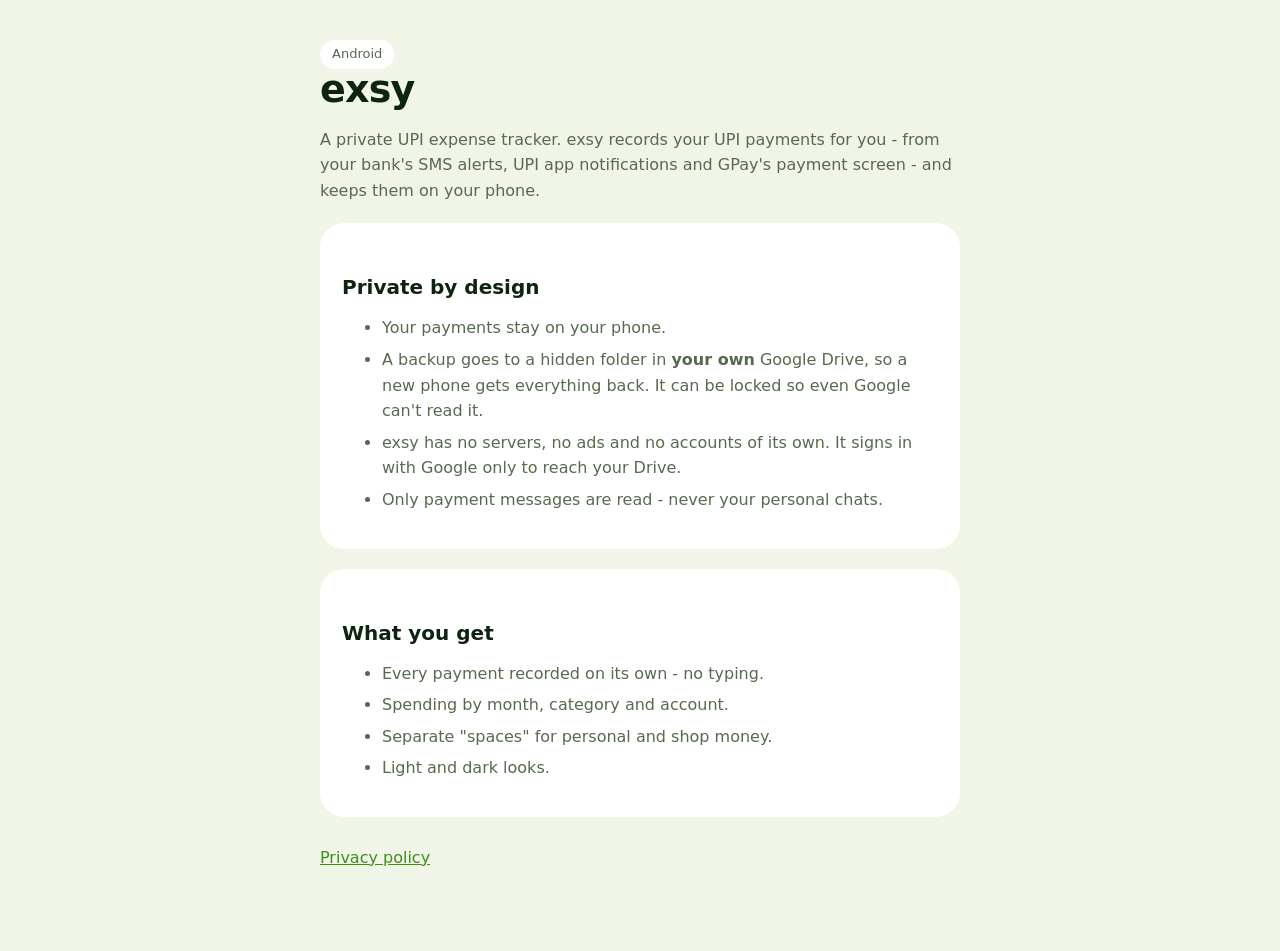
<file: index.html>
<!doctype html>
<html lang="en"><head><meta charset="utf-8"><meta name="viewport" content="width=device-width,initial-scale=1">
<title>exsy - a private UPI expense tracker</title>
<meta name="description" content="exsy records your UPI payments on your own phone and backs them up to your own Google Drive. No exsy servers.">
<link rel="stylesheet" href="style.css"></head>
<body><main>
<span class="tag">Android</span>
<h1>exsy</h1>
<p>A private UPI expense tracker. exsy records your UPI payments for you - from your bank's SMS alerts, UPI app notifications and GPay's payment screen - and keeps them on your phone.</p>
<div class="card">
<h2>Private by design</h2>
<ul>
<li>Your payments stay on your phone.</li>
<li>A backup goes to a hidden folder in <b>your own</b> Google Drive, so a new phone gets everything back. It can be locked so even Google can't read it.</li>
<li>exsy has no servers, no ads and no accounts of its own. It signs in with Google only to reach your Drive.</li>
<li>Only payment messages are read - never your personal chats.</li>
</ul></div>
<div class="card">
<h2>What you get</h2>
<ul>
<li>Every payment recorded on its own - no typing.</li>
<li>Spending by month, category and account.</li>
<li>Separate "spaces" for personal and shop money.</li>
<li>Light and dark looks.</li>
</ul></div>
<p style="margin-top:28px"><a href="privacy.html">Privacy policy</a></p>
</main></body></html>
</file>
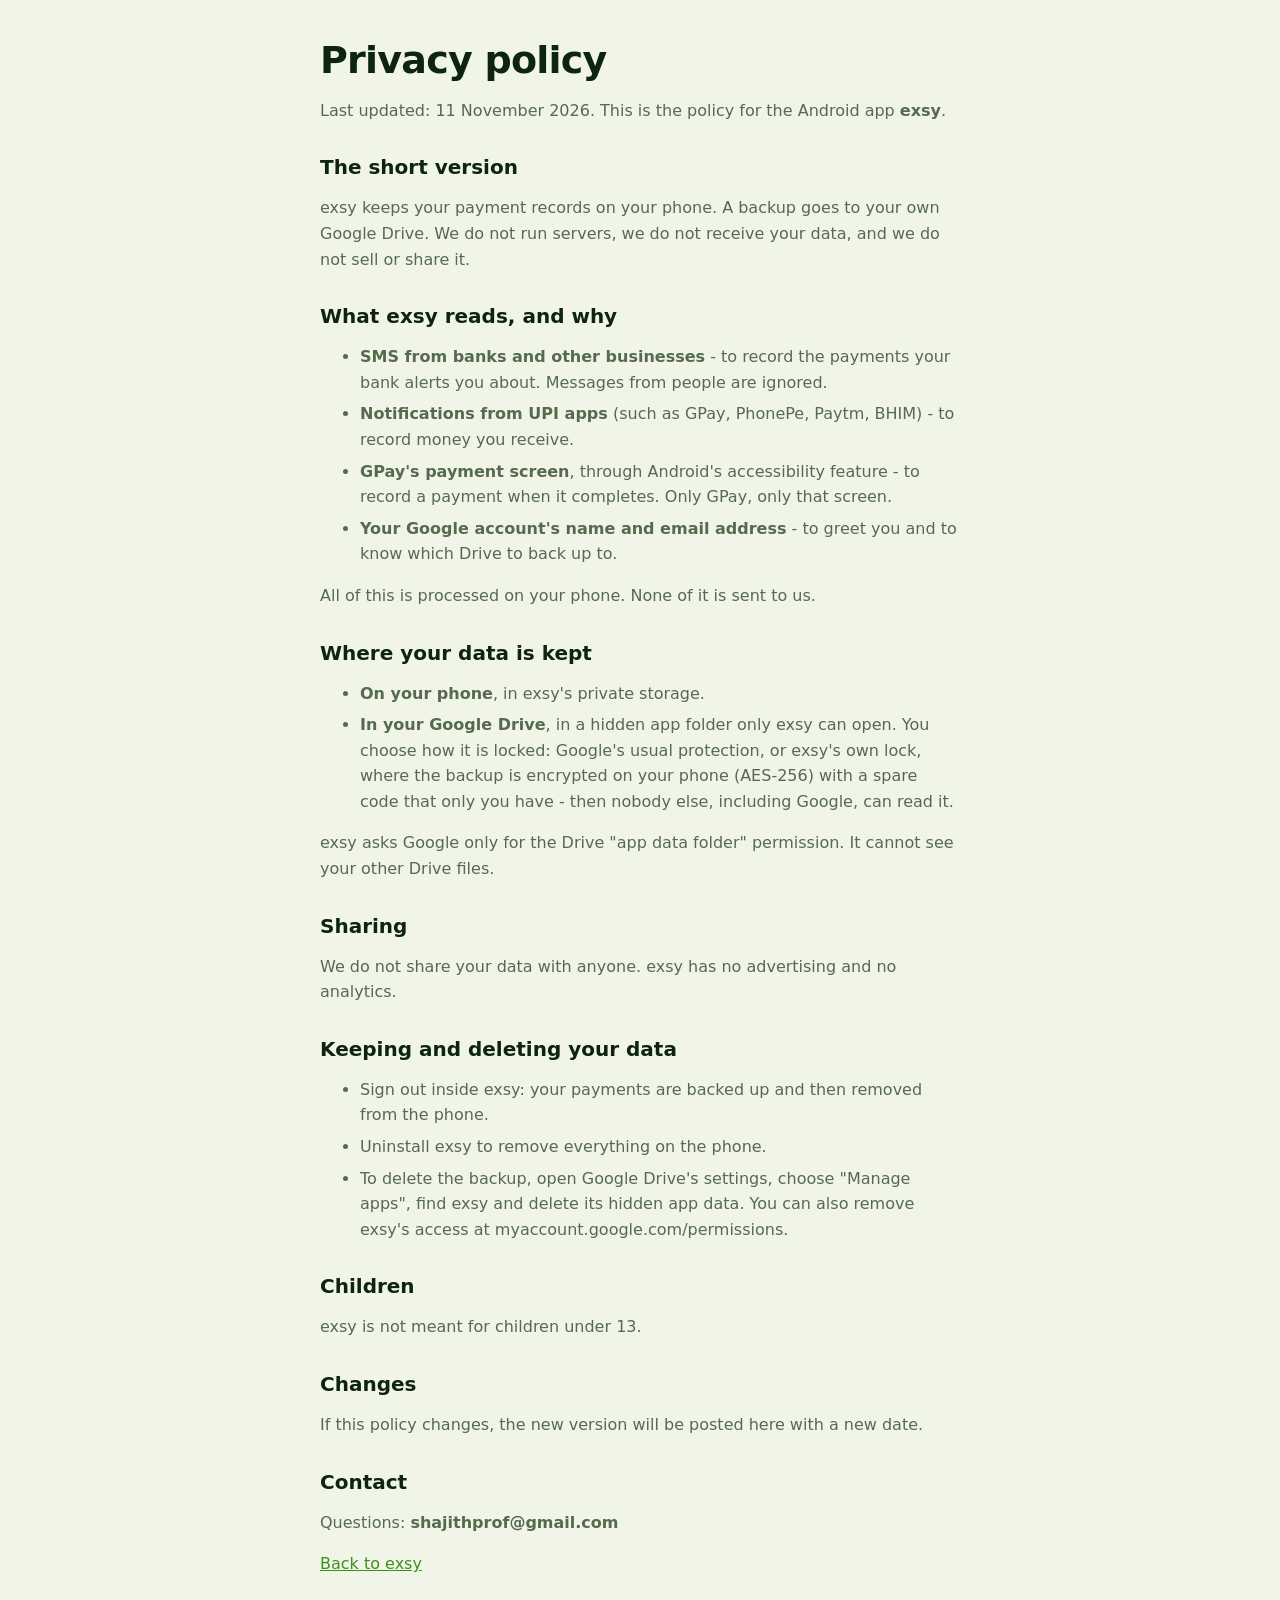
<file: privacy.html>
<!doctype html>
<html lang="en"><head><meta charset="utf-8"><meta name="viewport" content="width=device-width,initial-scale=1">
<title>exsy - privacy policy</title><link rel="stylesheet" href="style.css"></head>
<body><main>
<h1>Privacy policy</h1>
<p>Last updated: 11 November 2026. This is the policy for the Android app <b>exsy</b>.</p>

<h2>The short version</h2>
<p>exsy keeps your payment records on your phone. A backup goes to your own Google Drive. We do not run servers, we do not receive your data, and we do not sell or share it.</p>

<h2>What exsy reads, and why</h2>
<ul>
<li><b>SMS from banks and other businesses</b> - to record the payments your bank alerts you about. Messages from people are ignored.</li>
<li><b>Notifications from UPI apps</b> (such as GPay, PhonePe, Paytm, BHIM) - to record money you receive.</li>
<li><b>GPay's payment screen</b>, through Android's accessibility feature - to record a payment when it completes. Only GPay, only that screen.</li>
<li><b>Your Google account's name and email address</b> - to greet you and to know which Drive to back up to.</li>
</ul>
<p>All of this is processed on your phone. None of it is sent to us.</p>

<h2>Where your data is kept</h2>
<ul>
<li><b>On your phone</b>, in exsy's private storage.</li>
<li><b>In your Google Drive</b>, in a hidden app folder only exsy can open. You choose how it is locked: Google's usual protection, or exsy's own lock, where the backup is encrypted on your phone (AES-256) with a spare code that only you have - then nobody else, including Google, can read it.</li>
</ul>
<p>exsy asks Google only for the Drive "app data folder" permission. It cannot see your other Drive files.</p>

<h2>Sharing</h2>
<p>We do not share your data with anyone. exsy has no advertising and no analytics.</p>

<h2>Keeping and deleting your data</h2>
<ul>
<li>Sign out inside exsy: your payments are backed up and then removed from the phone.</li>
<li>Uninstall exsy to remove everything on the phone.</li>
<li>To delete the backup, open Google Drive's settings, choose "Manage apps", find exsy and delete its hidden app data. You can also remove exsy's access at myaccount.google.com/permissions.</li>
</ul>

<h2>Children</h2>
<p>exsy is not meant for children under 13.</p>

<h2>Changes</h2>
<p>If this policy changes, the new version will be posted here with a new date.</p>

<h2>Contact</h2>
<p>Questions: <b>shajithprof@gmail.com</b></p>
<p><a href="index.html">Back to exsy</a></p>
</main></body></html>
</file>
<file: style.css>
:root { --bg:#F1F5E8; --card:#fff; --text:#0D2410; --muted:#566B4E; --leaf:#3B901A; }
@media (prefers-color-scheme: dark) { :root { --bg:#09150C; --card:#14281A; --text:#F4F8E8; --muted:#A9BC9B; } }
* { box-sizing: border-box; }
body { margin:0; background:var(--bg); color:var(--text); font:16px/1.6 Inter, system-ui, sans-serif; }
main { max-width: 680px; margin: 0 auto; padding: 40px 20px 64px; }
h1 { font: 600 38px/1.1 system-ui, sans-serif; letter-spacing:-.02em; margin: 0 0 8px; }
h2 { font: 600 20px/1.2 system-ui, sans-serif; margin: 32px 0 8px; }
p, li { color: var(--muted); } li { margin: 6px 0; }
a { color: var(--leaf); }
.card { background: var(--card); border-radius: 24px; padding: 20px 22px; margin-top: 20px; }
.tag { display:inline-block; padding:4px 12px; border-radius:999px; background:var(--card); color:var(--muted); font-size:13px; }
</file>
